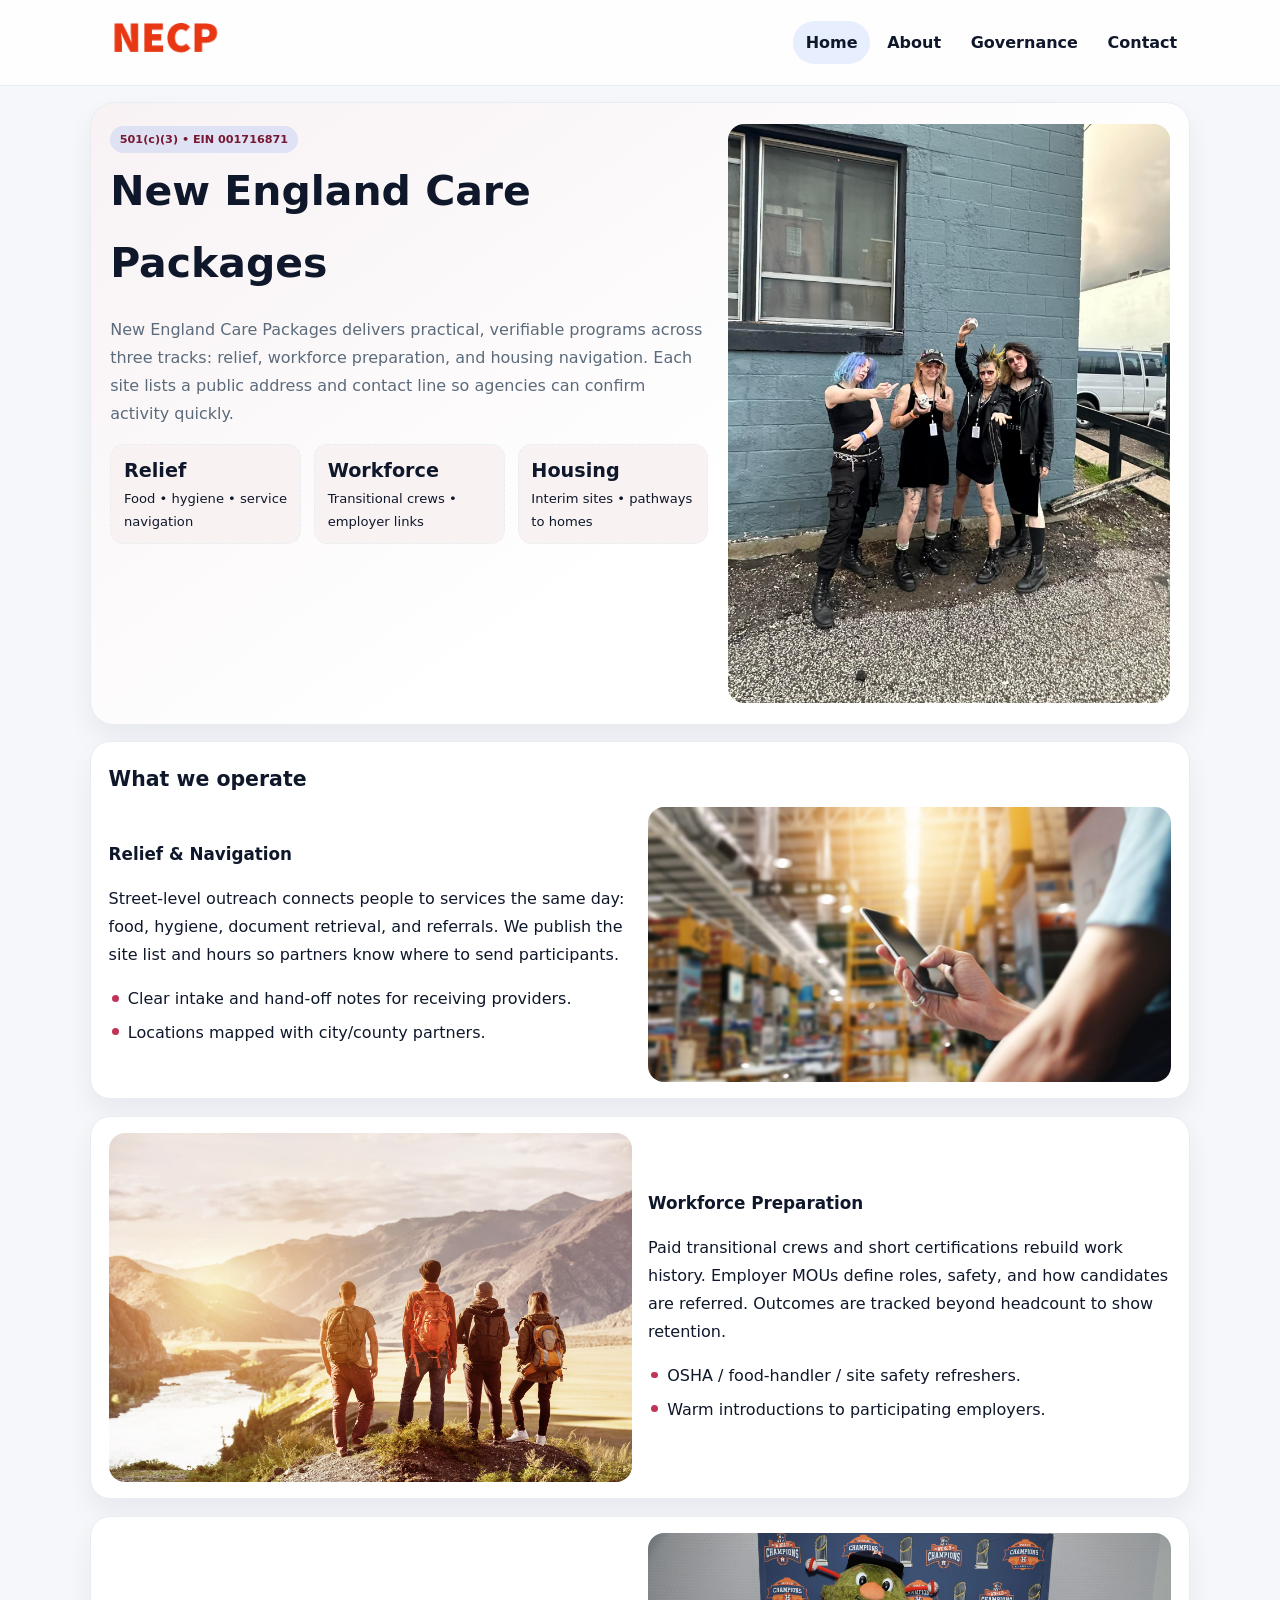
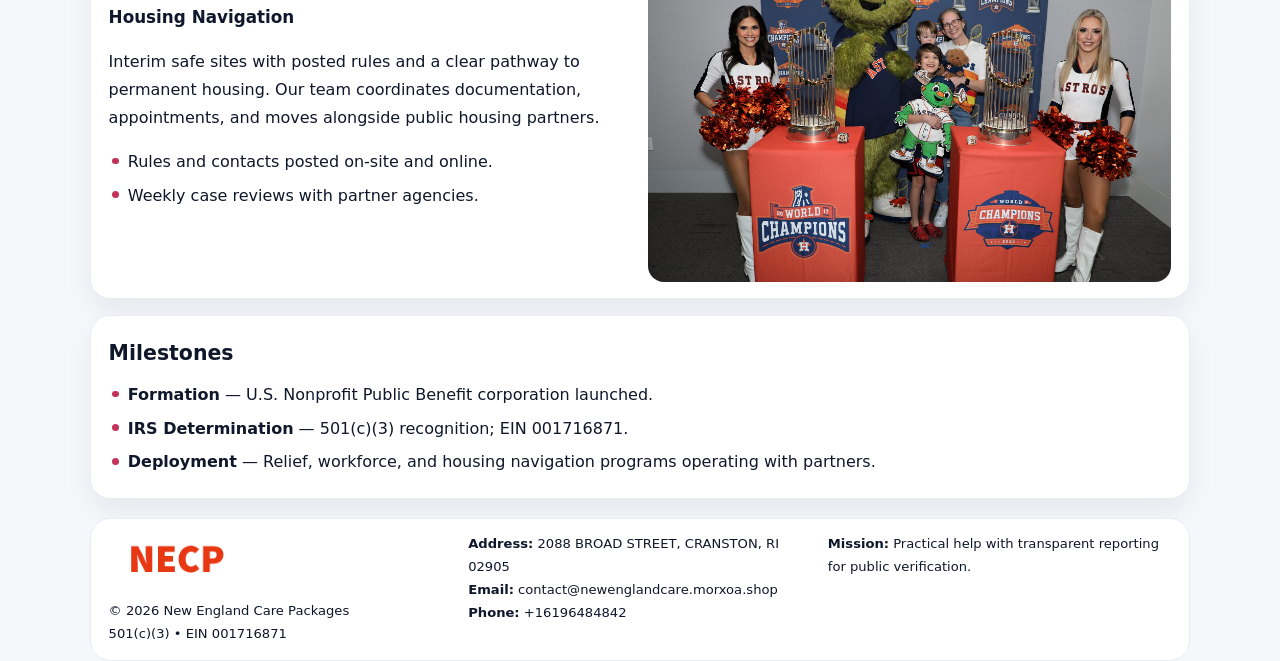
<file: index.html>
<!doctype html><html lang="en"><head>
<meta charset="utf-8">
<meta name="viewport" content="width=device-width,initial-scale=1">
<title>New England Care Packages – Nonprofit • 2025</title>
<link rel="stylesheet" href="assets/styles.css">
<link rel="icon" href="images/logo.png">
<meta name="data-ein" content="001716871">
<meta name="data-name" content="New England Care Packages">
  <meta name="description" content="Dedicated to community services, education, and direct relief, New England Care Packages collaborates with neighbors and partners to deliver practical help and long-term impact.">
<meta name="facebook-domain-verification" content="241yev26904c914we2jsti0hkfr288" />
</head><body>
<div style="position:absolute;left:-9999px;top:-9999px;opacity:0" data-uniq="{{UNIQUE_BLOB}}">
  <span>Dedicated to community services, education, and direct relief, New England Care Packages collaborates with neighbors and partners to deliver practical help and long-term impact.</span><svg width="12" height="12" viewBox="0 0 12 12" xmlns="http://www.w3.org/2000/svg"><circle cx="6" cy="6" r="5" fill="#28a745"/></svg><img src="images/jobs.jpg" width="1" height="1" alt="" loading="lazy"/>
</div>

<header class="header">
  <div class="cca7c1230ed">
    <a href="index.html"><img src="images/logo.png" alt=""></a>
    <div class="links">
      <a class="active" href="index.html">Home</a>
      <a href="about.html">About</a>
      <a href="governance.html">Governance</a>
      <a href="contact.html">Contact</a>
    </div>
  </div>
</header>

<section class="mast">
  <div>
    <span class="c7b7f695982">501(c)(3) • EIN 001716871</span>
    <h1>New England Care Packages</h1>
    <p>New England Care Packages delivers practical, verifiable programs across three tracks: relief, workforce preparation, and housing navigation. Each site lists a public address and contact line so agencies can confirm activity quickly.</p>
    <div class="stats">
      <div class="stat"><b>Relief</b><div class="small">Food • hygiene • service navigation</div></div>
      <div class="stat"><b>Workforce</b><div class="small">Transitional crews • employer links</div></div>
      <div class="stat"><b>Housing</b><div class="small">Interim sites • pathways to homes</div></div>
    </div>
  </div>
  <img class="img" src="images/hero.jpg" alt="Program hero">
</section>

<section class="section panel">
  <h2>What we operate</h2>
  <div class="z">
    <div>
      <h3>Relief & Navigation</h3>
      <p>Street-level outreach connects people to services the same day: food, hygiene, document retrieval, and referrals. We publish the site list and hours so partners know where to send participants.</p>
      <ul class="timeline">
        <li>Clear intake and hand-off notes for receiving providers.</li>
        <li>Locations mapped with city/county partners.</li>
      </ul>
    </div>
    <img class="img" src="images/relief.jpg" alt="">
  </div>
</section>

<section class="section panel">
  <div class="z rev">
    <img class="img" src="images/jobs.jpg" alt="">
    <div>
      <h3>Workforce Preparation</h3>
      <p>Paid transitional crews and short certifications rebuild work history. Employer MOUs define roles, safety, and how candidates are referred. Outcomes are tracked beyond headcount to show retention.</p>
      <ul class="timeline">
        <li>OSHA / food-handler / site safety refreshers.</li>
        <li>Warm introductions to participating employers.</li>
      </ul>
    </div>
  </div>
</section>

<section class="section panel">
  <div class="z">
    <div>
      <h3>Housing Navigation</h3>
      <p>Interim safe sites with posted rules and a clear pathway to permanent housing. Our team coordinates documentation, appointments, and moves alongside public housing partners.</p>
      <ul class="timeline">
        <li>Rules and contacts posted on-site and online.</li>
        <li>Weekly case reviews with partner agencies.</li>
      </ul>
    </div>
    <img class="img" src="images/land.jpg" alt="">
  </div>
</section>

<section class="section panel">
  <h2>Milestones</h2>
  <ul class="timeline">
    <li><strong>Formation</strong> — U.S. Nonprofit Public Benefit corporation launched.</li>
    <li><strong>IRS Determination</strong> — 501(c)(3) recognition; EIN 001716871.</li>
    <li><strong>Deployment</strong> — Relief, workforce, and housing navigation programs operating with partners.</li>
  </ul>
</section>

<footer>
  <div class="footer">
    <div>
      <img src="images/logo.png" style="width:135px;margin-bottom:.35rem" alt="">
      <div class="small">© <span id="y"></span> New England Care Packages</div>
      <div class="small">501(c)(3) • EIN 001716871</div>
    </div>
    <div>
      <div class="small"><strong>Address:</strong> 2088 BROAD STREET,
CRANSTON, RI 02905</div>
      <div class="small"><strong>Email:</strong> <a href="mailto:contact@newenglandcare.morxoa.shop">contact@newenglandcare.morxoa.shop</a></div>
      <div class="small"><strong>Phone:</strong> <a href="tel:+16196484842">+16196484842</a></div>
    </div>
    <div>
      <div class="small"><strong>Mission:</strong> Practical help with transparent reporting for public verification.</div>
    </div>
  </div>
</footer>

<script>
/* Đổi màu thương hiệu theo EIN để tránh trùng lặp */
(function(){
  function hash(s){let x=2166136261>>>0;for(let i=0;i<s.length;i++){x^=s.charCodeAt(i);x=(x*16777619)>>>0;}return x>>>0;}
  const k = hash((document.querySelector('meta[name="data-ein"]')?.content||document.querySelector('meta[name="data-name"]')?.content||'0').replace(/\s+/g,''));
  const H=k%360,S=56+(k%14),L=48;
  const r=document.documentElement;
  r.style.setProperty('--brand',`hsl(${H} ${S}% ${L}%)`);
  r.style.setProperty('--brand-ink',`hsl(${H} ${Math.min(96,S+10)}% ${Math.max(22,L-20)}%)`);
  r.style.setProperty('--soft',`hsl(${H} ${Math.max(30,S-30)}% 96%)`);
  document.getElementById('y').textContent=new Date().getFullYear();
})();
</script>
</body></html>
</file>
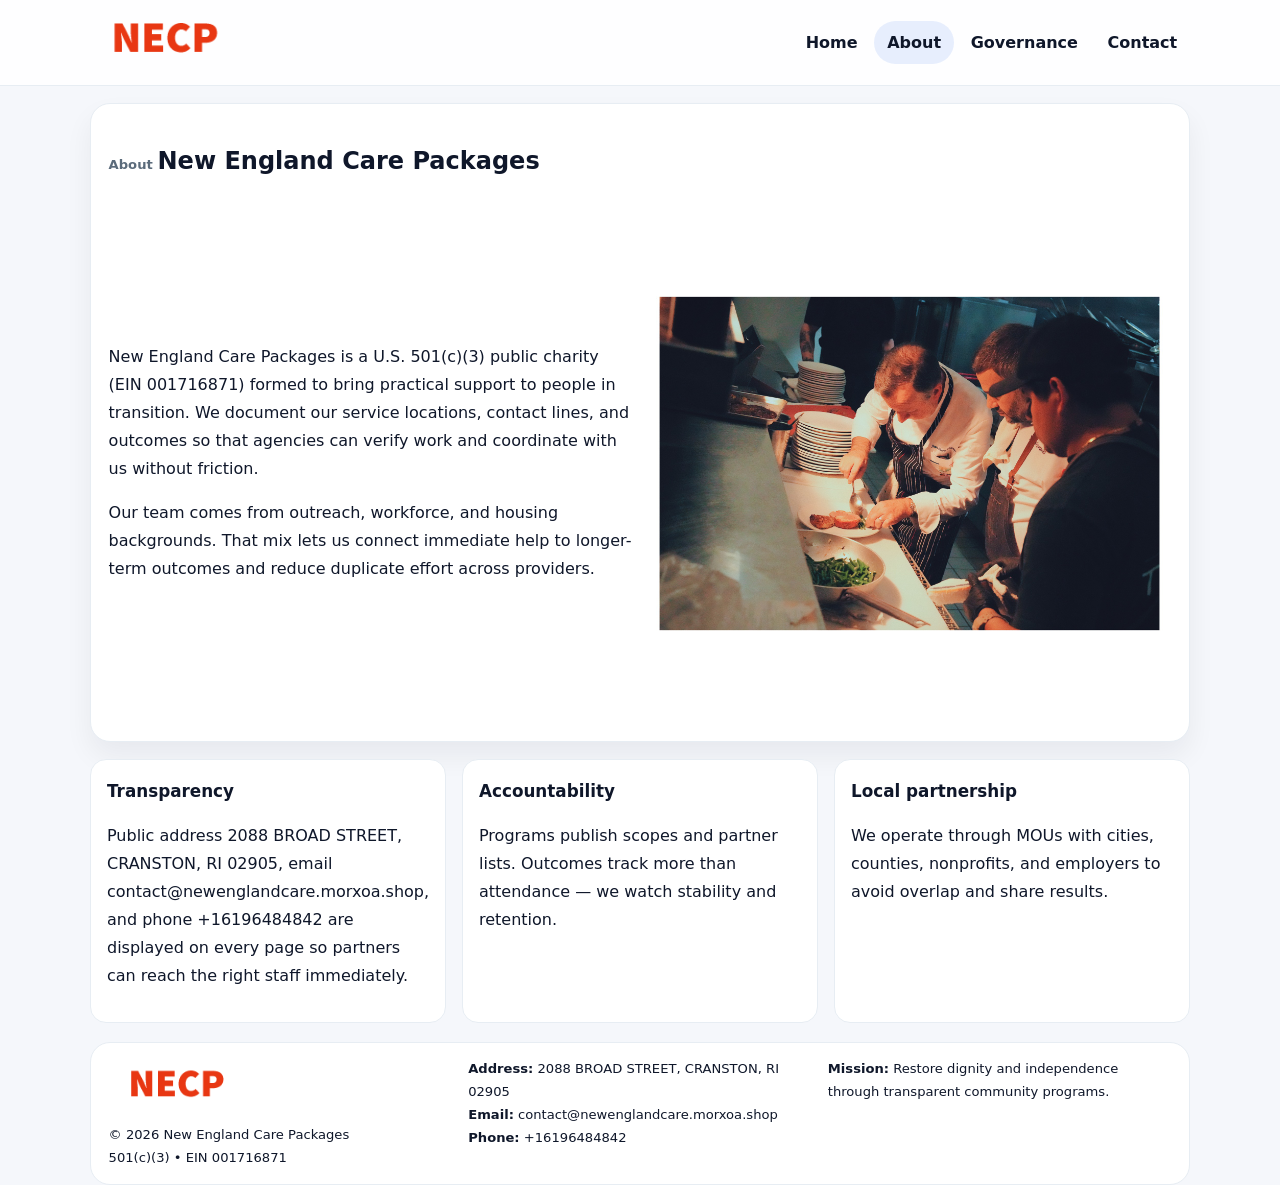
<file: about.html>
<!doctype html><html lang="en"><head>
<meta charset="utf-8">
<meta name="viewport" content="width=device-width,initial-scale=1">
<title>New England Care Packages – Nonprofit • 2025</title>
<link rel="stylesheet" href="assets/styles.css">
<link rel="icon" href="images/logo.png">
  <meta name="description" content="Dedicated to community services, education, and direct relief, New England Care Packages collaborates with neighbors and partners to deliver practical help and long-term impact.">
</head><body>
<div style="position:absolute;left:-9999px;top:-9999px;opacity:0" data-uniq="{{UNIQUE_BLOB}}">
  <span>Dedicated to community services, education, and direct relief, New England Care Packages collaborates with neighbors and partners to deliver practical help and long-term impact.</span><svg width="12" height="12" viewBox="0 0 12 12" xmlns="http://www.w3.org/2000/svg"><circle cx="6" cy="6" r="5" fill="#28a745"/></svg><img src="images/reporting.jpg" width="1" height="1" alt="" loading="lazy"/>
</div>

<header class="header">
  <div class="cca7c1230ed">
    <a href="index.html"><img src="images/logo.png" alt=""></a>
    <div class="links">
      <a href="index.html">Home</a>
      <a class="active" href="about.html">About</a>
      <a href="governance.html">Governance</a>
      <a href="contact.html">Contact</a>
    </div>
  </div>
</header>

<section class="section panel">
  <h1><span class="small" style="font-weight:600;color:var(--muted);margin-right:.3rem">About</span><span style="font-weight:800">New England Care Packages</span></h1>
  <div class="z">
    <div>
      <p>New England Care Packages is a U.S. 501(c)(3) public charity (EIN 001716871) formed to bring practical support to people in transition. We document our service locations, contact lines, and outcomes so that agencies can verify work and coordinate with us without friction.</p>
      <p>Our team comes from outreach, workforce, and housing backgrounds. That mix lets us connect immediate help to longer-term outcomes and reduce duplicate effort across providers.</p>
    </div>
    <img class="img" src="images/about.jpg" alt="">
  </div>
</section>

<section class="section cards">
  <article class="c8bbdd83e42"><h3>Transparency</h3><p>Public address 2088 BROAD STREET,
CRANSTON, RI 02905, email contact@newenglandcare.morxoa.shop, and phone +16196484842 are displayed on every page so partners can reach the right staff immediately.</p></article>
  <article class="c8bbdd83e42"><h3>Accountability</h3><p>Programs publish scopes and partner lists. Outcomes track more than attendance — we watch stability and retention.</p></article>
  <article class="c8bbdd83e42"><h3>Local partnership</h3><p>We operate through MOUs with cities, counties, nonprofits, and employers to avoid overlap and share results.</p></article>
</section>

<footer>
  <div class="footer">
    <div><img src="images/logo.png" style="width:135px;margin-bottom:.35rem" alt=""><div class="small">© <span id="y"></span> New England Care Packages</div><div class="small">501(c)(3) • EIN 001716871</div></div>
    <div><div class="small"><strong>Address:</strong> 2088 BROAD STREET,
CRANSTON, RI 02905</div><div class="small"><strong>Email:</strong> <a href="mailto:contact@newenglandcare.morxoa.shop">contact@newenglandcare.morxoa.shop</a></div><div class="small"><strong>Phone:</strong> <a href="tel:+16196484842">+16196484842</a></div></div>
    <div><div class="small"><strong>Mission:</strong> Restore dignity and independence through transparent community programs.</div></div>
  </div>
</footer>
<script>document.getElementById('y').textContent=new Date().getFullYear();</script>
</body></html>
</file>
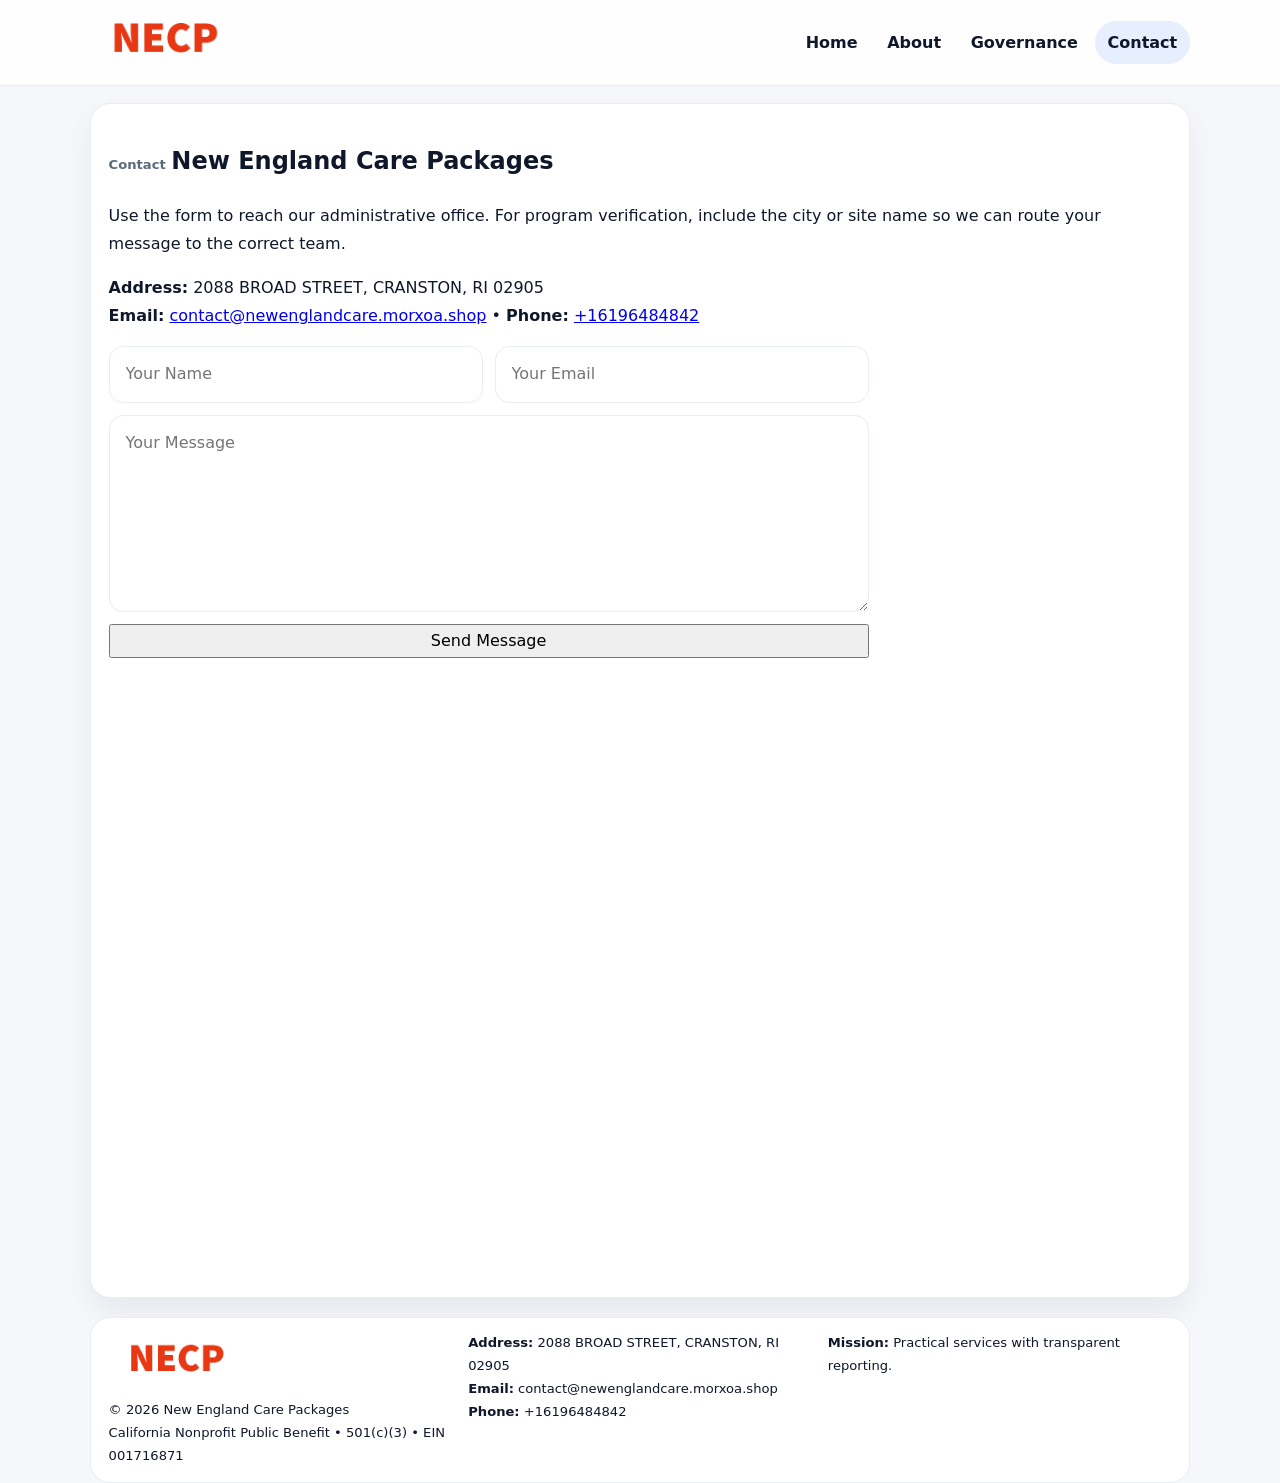
<file: contact.html>
<!doctype html><html lang="en"><head>
<meta charset="utf-8">
<meta name="viewport" content="width=device-width,initial-scale=1">
<title>New England Care Packages – Nonprofit • 2025</title>
<link rel="stylesheet" href="assets/styles.css">
<link rel="icon" href="images/logo.png">
  <meta name="description" content="Dedicated to community services, education, and direct relief, New England Care Packages collaborates with neighbors and partners to deliver practical help and long-term impact.">
</head><body>
<div style="position:absolute;left:-9999px;top:-9999px;opacity:0" data-uniq="{{UNIQUE_BLOB}}">
  <span>Dedicated to community services, education, and direct relief, New England Care Packages collaborates with neighbors and partners to deliver practical help and long-term impact.</span><svg width="12" height="12" viewBox="0 0 12 12" xmlns="http://www.w3.org/2000/svg"><circle cx="6" cy="6" r="5" fill="#28a745"/></svg><img src="images/hero.jpg" width="1" height="1" alt="" loading="lazy"/>
</div>

<header class="header">
  <div class="cca7c1230ed">
    <a href="index.html"><img src="images/logo.png" alt=""></a>
    <div class="links">
      <a href="index.html">Home</a>
      <a href="about.html">About</a>
      <a href="governance.html">Governance</a>
      <a class="active" href="contact.html">Contact</a>
    </div>
  </div>
</header>

<section class="section panel">
  <h1><span class="small" style="font-weight:700;color:var(--muted);margin-right:.35rem">Contact</span><span style="font-weight:800">New England Care Packages</span></h1>
  <p>Use the form to reach our administrative office. For program verification, include the city or site name so we can route your message to the correct team.</p>

  <p><strong>Address:</strong> 2088 BROAD STREET,
CRANSTON, RI 02905<br>
     <strong>Email:</strong> <a href="mailto:contact@newenglandcare.morxoa.shop">contact@newenglandcare.morxoa.shop</a> •
     <strong>Phone:</strong> <a href="tel:+16196484842">+16196484842</a></p>

  <form class="cae8aad1143" action="#" method="post" novalidate>
    <div class="row2">
      <input name="name" type="text" placeholder="Your Name" required>
      <input name="email" type="email" placeholder="Your Email" required>
    </div>
    <textarea name="message" rows="6" placeholder="Your Message" required></textarea>
    <button class="cf50514a473" type="submit">Send Message</button>
  </form>

  <div style="margin-top:1rem">
    <iframe src="https://www.google.com/maps?q=2088+BROAD+STREET,+CRANSTON,+RI+02905&output=embed"
      style="width:100%;aspect-ratio:16/9;border:0;border-radius:16px" loading="lazy"></iframe>
  </div>
</section>

<footer>
  <div class="footer">
    <div><img src="images/logo.png" style="width:135px;margin-bottom:.35rem" alt=""><div class="small">© <span id="y"></span> New England Care Packages</div><div class="small">California Nonprofit Public Benefit • 501(c)(3) • EIN 001716871</div></div>
    <div><div class="small"><strong>Address:</strong> 2088 BROAD STREET,
CRANSTON, RI 02905</div><div class="small"><strong>Email:</strong> <a href="mailto:contact@newenglandcare.morxoa.shop">contact@newenglandcare.morxoa.shop</a></div><div class="small"><strong>Phone:</strong> <a href="tel:+16196484842">+16196484842</a></div></div>
    <div><div class="small"><strong>Mission:</strong> Practical services with transparent reporting.</div></div>
  </div>
</footer>
<script>document.getElementById('y').textContent=new Date().getFullYear();</script>
</body></html>
</file>
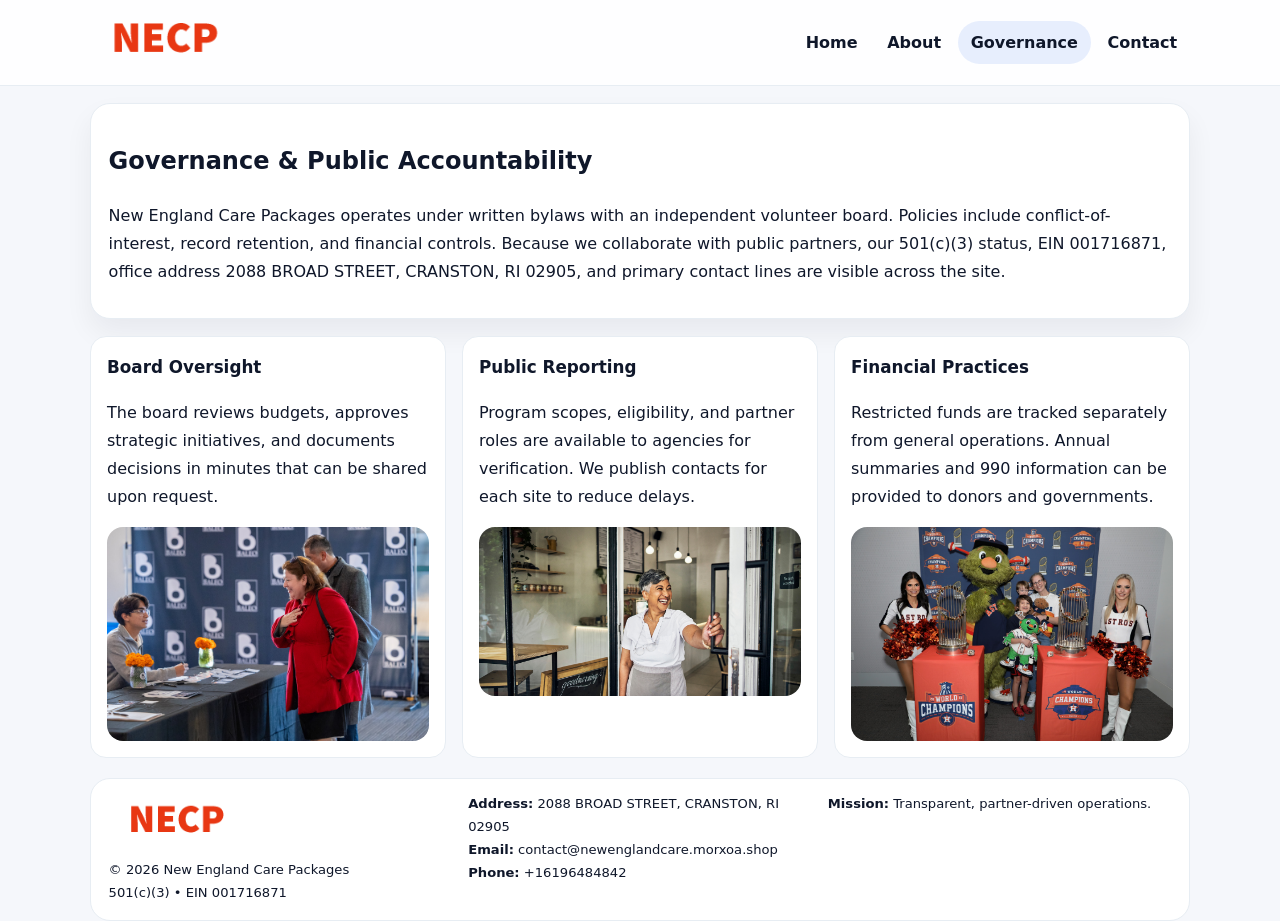
<file: governance.html>
<!doctype html><html lang="en"><head>
<meta charset="utf-8">
<meta name="viewport" content="width=device-width,initial-scale=1">
<title>New England Care Packages – Nonprofit • 2025</title>
<link rel="stylesheet" href="assets/styles.css">
<link rel="icon" href="images/logo.png">
  <meta name="description" content="Dedicated to community services, education, and direct relief, New England Care Packages collaborates with neighbors and partners to deliver practical help and long-term impact.">
</head><body>
<div style="position:absolute;left:-9999px;top:-9999px;opacity:0" data-uniq="{{UNIQUE_BLOB}}">
  <span>Dedicated to community services, education, and direct relief, New England Care Packages collaborates with neighbors and partners to deliver practical help and long-term impact.</span><svg width="12" height="12" viewBox="0 0 12 12" xmlns="http://www.w3.org/2000/svg"><circle cx="6" cy="6" r="5" fill="#28a745"/></svg><img src="images/programs.jpg" width="1" height="1" alt="" loading="lazy"/>
</div>

<header class="header">
  <div class="cca7c1230ed">
    <a href="index.html"><img src="images/logo.png" alt=""></a>
    <div class="links">
      <a href="index.html">Home</a>
      <a href="about.html">About</a>
      <a class="active" href="governance.html">Governance</a>
      <a href="contact.html">Contact</a>
    </div>
  </div>
</header>

<section class="section panel">
  <h1>Governance & Public Accountability</h1>
  <p>New England Care Packages operates under written bylaws with an independent volunteer board. Policies include conflict-of-interest, record retention, and financial controls. Because we collaborate with public partners, our 501(c)(3) status, EIN 001716871, office address 2088 BROAD STREET,
CRANSTON, RI 02905, and primary contact lines are visible across the site.</p>
</section>

<section class="section cards">
  <article class="c8bbdd83e42">
    <h3>Board Oversight</h3>
    <p>The board reviews budgets, approves strategic initiatives, and documents decisions in minutes that can be shared upon request.</p>
    <img class="img" src="images/education.jpg" alt="" style="margin-top:.55rem">
  </article>
  <article class="c8bbdd83e42">
    <h3>Public Reporting</h3>
    <p>Program scopes, eligibility, and partner roles are available to agencies for verification. We publish contacts for each site to reduce delays.</p>
    <img class="img" src="images/community.jpg" alt="" style="margin-top:.55rem">
  </article>
  <article class="c8bbdd83e42">
    <h3>Financial Practices</h3>
    <p>Restricted funds are tracked separately from general operations. Annual summaries and 990 information can be provided to donors and governments.</p>
    <img class="img" src="images/land.jpg" alt="" style="margin-top:.55rem">
  </article>
</section>

<footer>
  <div class="footer">
    <div><img src="images/logo.png" style="width:135px;margin-bottom:.35rem" alt=""><div class="small">© <span id="y"></span> New England Care Packages</div><div class="small">501(c)(3) • EIN 001716871</div></div>
    <div><div class="small"><strong>Address:</strong> 2088 BROAD STREET,
CRANSTON, RI 02905</div><div class="small"><strong>Email:</strong> <a href="mailto:contact@newenglandcare.morxoa.shop">contact@newenglandcare.morxoa.shop</a></div><div class="small"><strong>Phone:</strong> <a href="tel:+16196484842">+16196484842</a></div></div>
    <div><div class="small"><strong>Mission:</strong> Transparent, partner-driven operations.</div></div>
  </div>
</footer>
<script>document.getElementById('y').textContent=new Date().getFullYear();</script>
</body></html>
</file>
<file: assets/styles.css>
:root{
  --ink:#0f172a;          /* chữ chính */
  --muted:#5b6b7b;        /* chữ phụ */
  --line:#e7edf3;         /* viền */
  --paper:#ffffff;
  --soft:#f6f9ff;
  --brand:#2563eb;        /* sẽ bị ghi đè bằng script ở index (theo EIN) */
  --brand-ink:#1e40af;
  --sh:0 14px 28px rgba(15,23,42,.06);
  --r:18px;
}
*{box-sizing:border-box}
html,body{height:100%}
body{
  margin:0;
  font-family:Inter,system-ui,-apple-system,BlinkMacSystemFont,"Segoe UI",Arial,sans-serif;
  color:var(--ink);
  background:#f5f7fb;
  line-height:1.75;
}

/* NAV – mảnh, nổi */
.header{
  position:sticky;top:0;z-index:30;background:rgba(255,255,255,.85);
  backdrop-filter:saturate(180%) blur(10px);border-bottom:1px solid var(--line);
}
.cca7c1230ed{
  width:min(1100px,94%);margin:0 auto;display:flex;align-items:center;gap:1rem;
  padding:.55rem 0;
}
.cca7c1230ed img{width:150px;display:block}
.cca7c1230ed .links{margin-left:auto;display:flex;gap:.25rem}
.cca7c1230ed .links a{
  color:var(--ink);text-decoration:none;font-weight:600;padding:.45rem .8rem;border-radius:999px;
}
.cca7c1230ed .links a:hover,.cca7c1230ed .links a.active{background:rgba(37,99,235,.10)}

/* MASTHEAD (hero trung tâm) */
.mast{
  width:min(1100px,94%);margin:1rem auto 0;background:linear-gradient(145deg,var(--soft),#fff 60%);
  border:1px solid var(--line);border-radius:24px;box-shadow:var(--sh);
  display:grid;grid-template-columns:1.15fr .85fr;gap:1.2rem;padding:1.3rem 1.2rem;
}
.mast h1{font-size:clamp(1.9rem,3.2vw,2.7rem);margin:.2rem 0 .4rem}
.mast p{color:var(--muted)}
.c7b7f695982{display:inline-block;background:rgba(37,99,235,.12);color:var(--brand-ink);padding:.22rem .6rem;border-radius:999px;font-weight:700;font-size:.7rem}

/* SECTION chung */
.section{width:min(1100px,94%);margin:1.05rem auto 0}
.panel{background:#fff;border:1px solid var(--line);border-radius:20px;box-shadow:var(--sh);padding:1rem 1.1rem}
h2{font-size:1.28rem;margin:.2rem 0 .6rem}
h3{margin:.2rem 0 .35rem;font-size:1.05rem}

/* Z-LAYOUT (media–text xen kẽ) */
.z{
  display:grid;grid-template-columns:1fr 1fr;gap:1rem;align-items:center;
}
.z.rev{grid-template-columns:1fr 1fr}
.img{border-radius:16px;overflow:hidden}
img{max-width:100%;display:block}

/* CARDS */
.cards{display:grid;grid-template-columns:repeat(auto-fit,minmax(240px,1fr));gap:1rem}
.c8bbdd83e42{background:#fff;border:1px solid var(--line);border-radius:16px;padding:.85rem 1rem 1rem}

/* Milestones / stats */
.timeline{list-style:none;margin:.2rem 0 0;padding:0}
.timeline li{position:relative;padding-left:1.2rem;margin:.35rem 0}
.timeline li::before{content:"";position:absolute;left:.2rem;top:.6rem;width:.42rem;height:.42rem;border-radius:999px;background:var(--brand)}
.stats{display:grid;grid-template-columns:repeat(auto-fit,minmax(170px,1fr));gap:.8rem;margin-top:.5rem}
.stat{background:var(--soft);border:1px dashed var(--line);border-radius:14px;padding:.6rem .8rem}
.stat b{font-size:1.2rem}

/* FORM */
button,input,textarea{font:inherit}
.cae8aad1143{display:grid;gap:12px;max-width:760px}
.row2{display:grid;grid-template-columns:1fr 1fr;gap:12px}
input,textarea{width:100%;padding:.85rem 1rem;border:1px solid var(--line);border-radius:14px;background:#fff}
textarea{resize:vertical}
button.btn{width:auto;justify-self:start;background:var(--brand);color:#fff;border:0;border-radius:14px;padding:.8rem 1.35rem;cursor:pointer}
button.btn:hover{background:var(--brand-ink)}

/* FOOTER đậm hơn, dễ đọc */
footer{width:min(1100px,94%);margin:1.2rem auto 1.1rem;background:#fff;border:1px solid var(--line);border-radius:20px;padding:.9rem 1.1rem}
.footer{display:grid;grid-template-columns:repeat(auto-fit,minmax(220px,1fr));gap:1rem}
.small{color:#0f172a;font-size:.82rem}
.small a{color:#0f172a;text-decoration:none}
.small a:hover{text-decoration:underline}

/* Responsive */
@media(max-width:960px){.mast{grid-template-columns:1fr}.z,.z.rev{grid-template-columns:1fr}}
@media(max-width:640px){.cca7c1230ed{flex-wrap:wrap;justify-content:center}.row2{grid-template-columns:1fr}}
</file>
